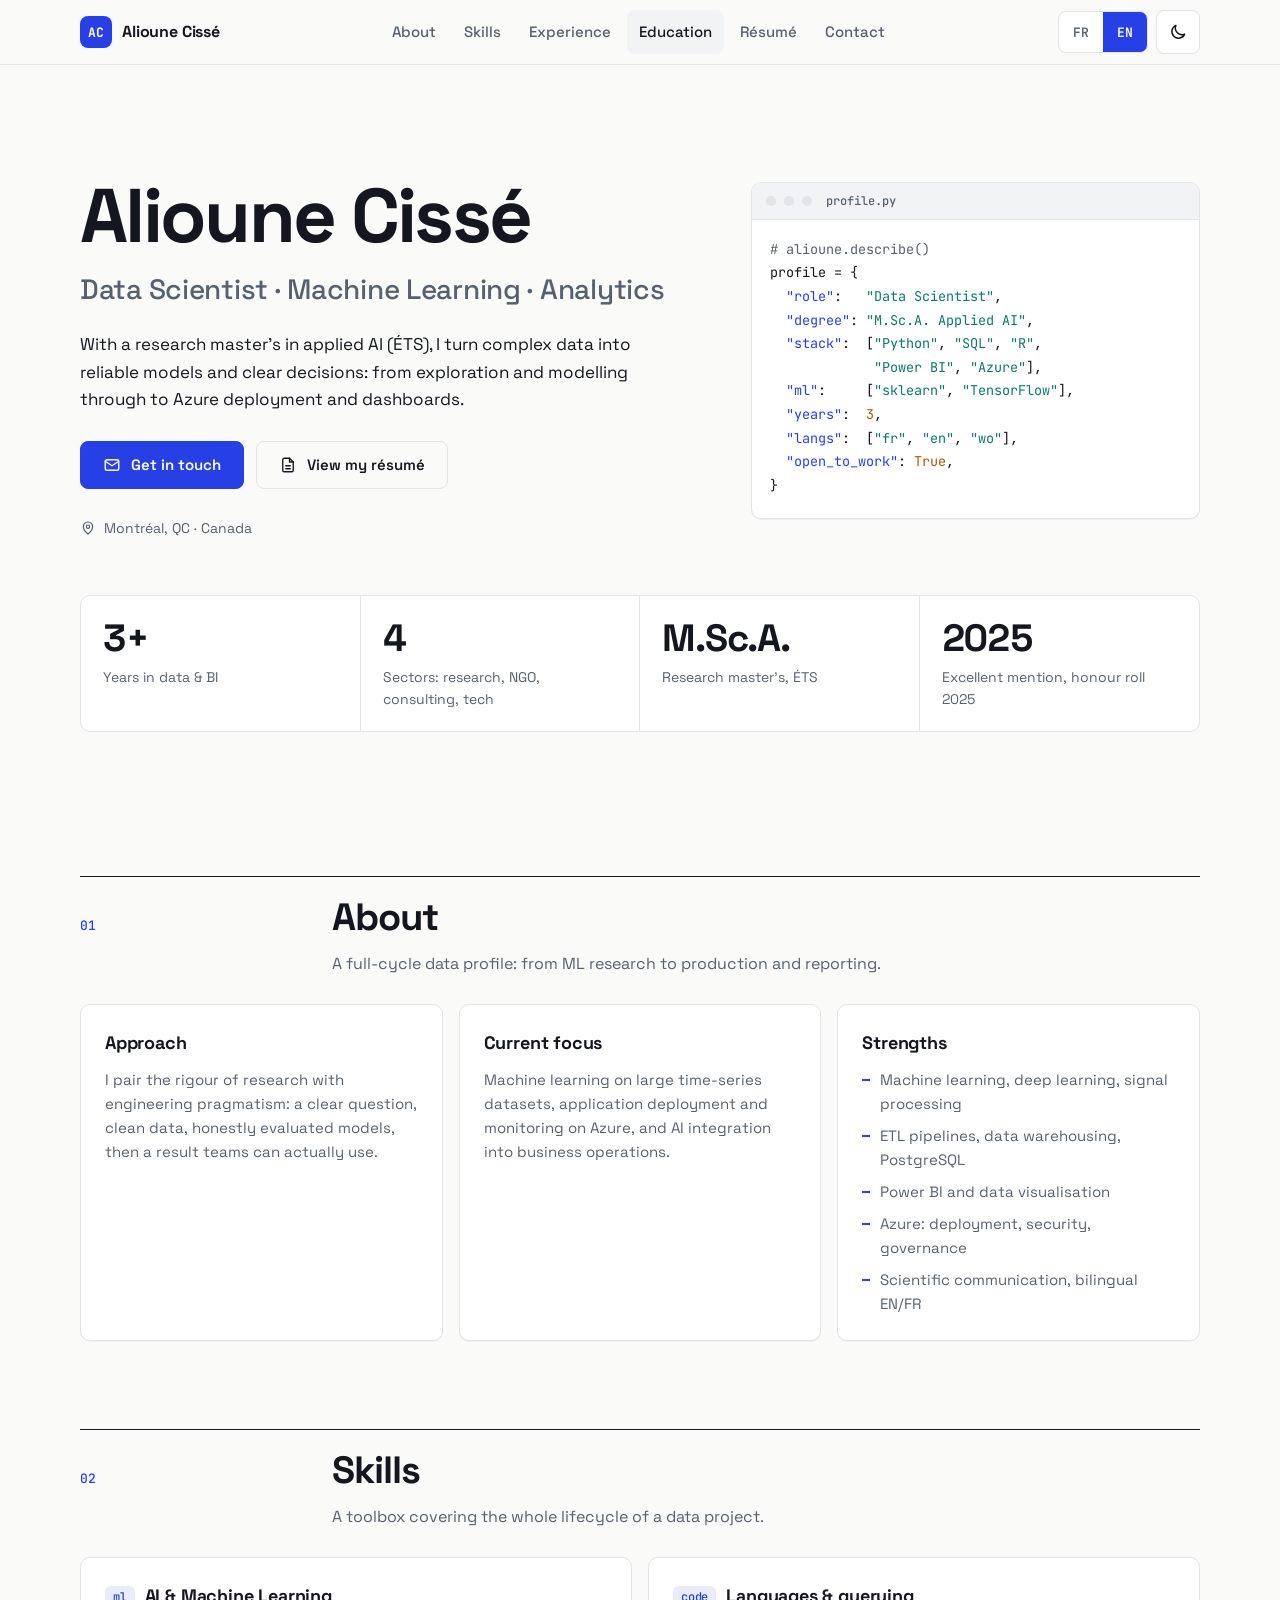
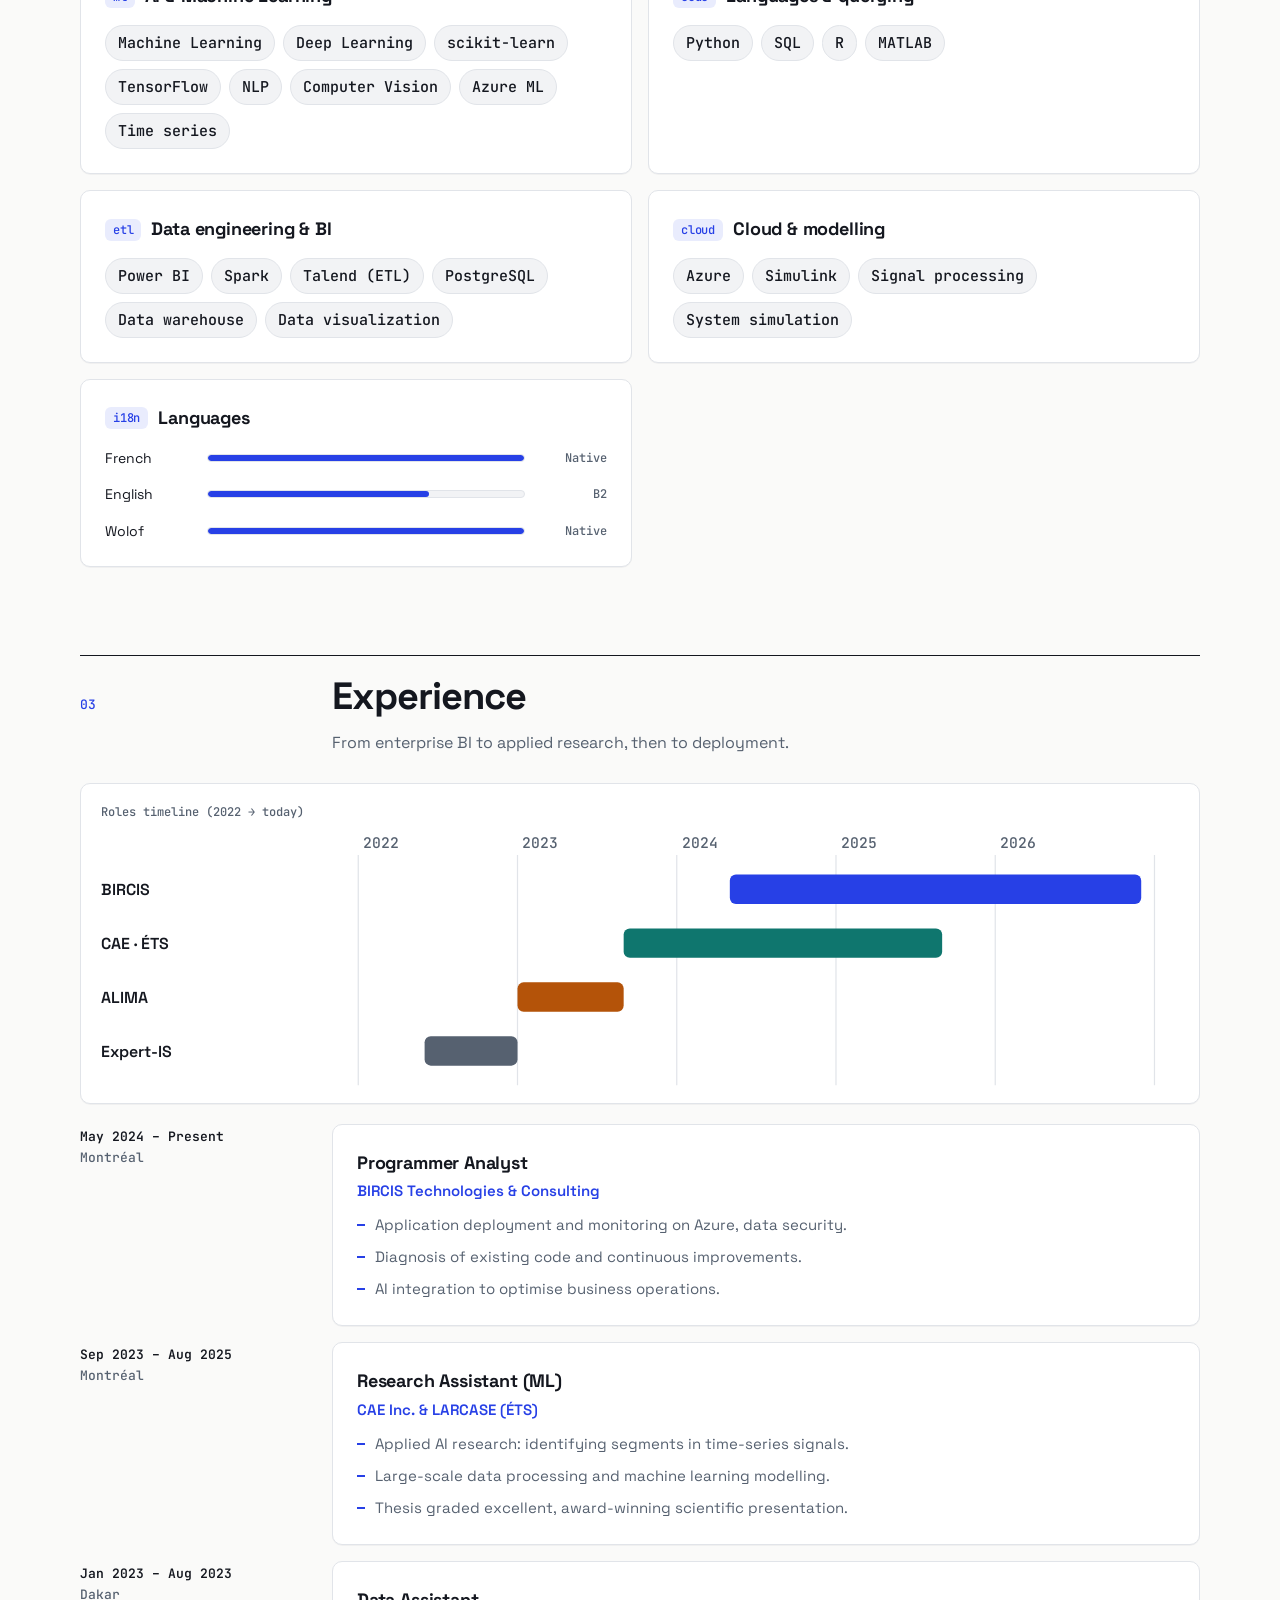
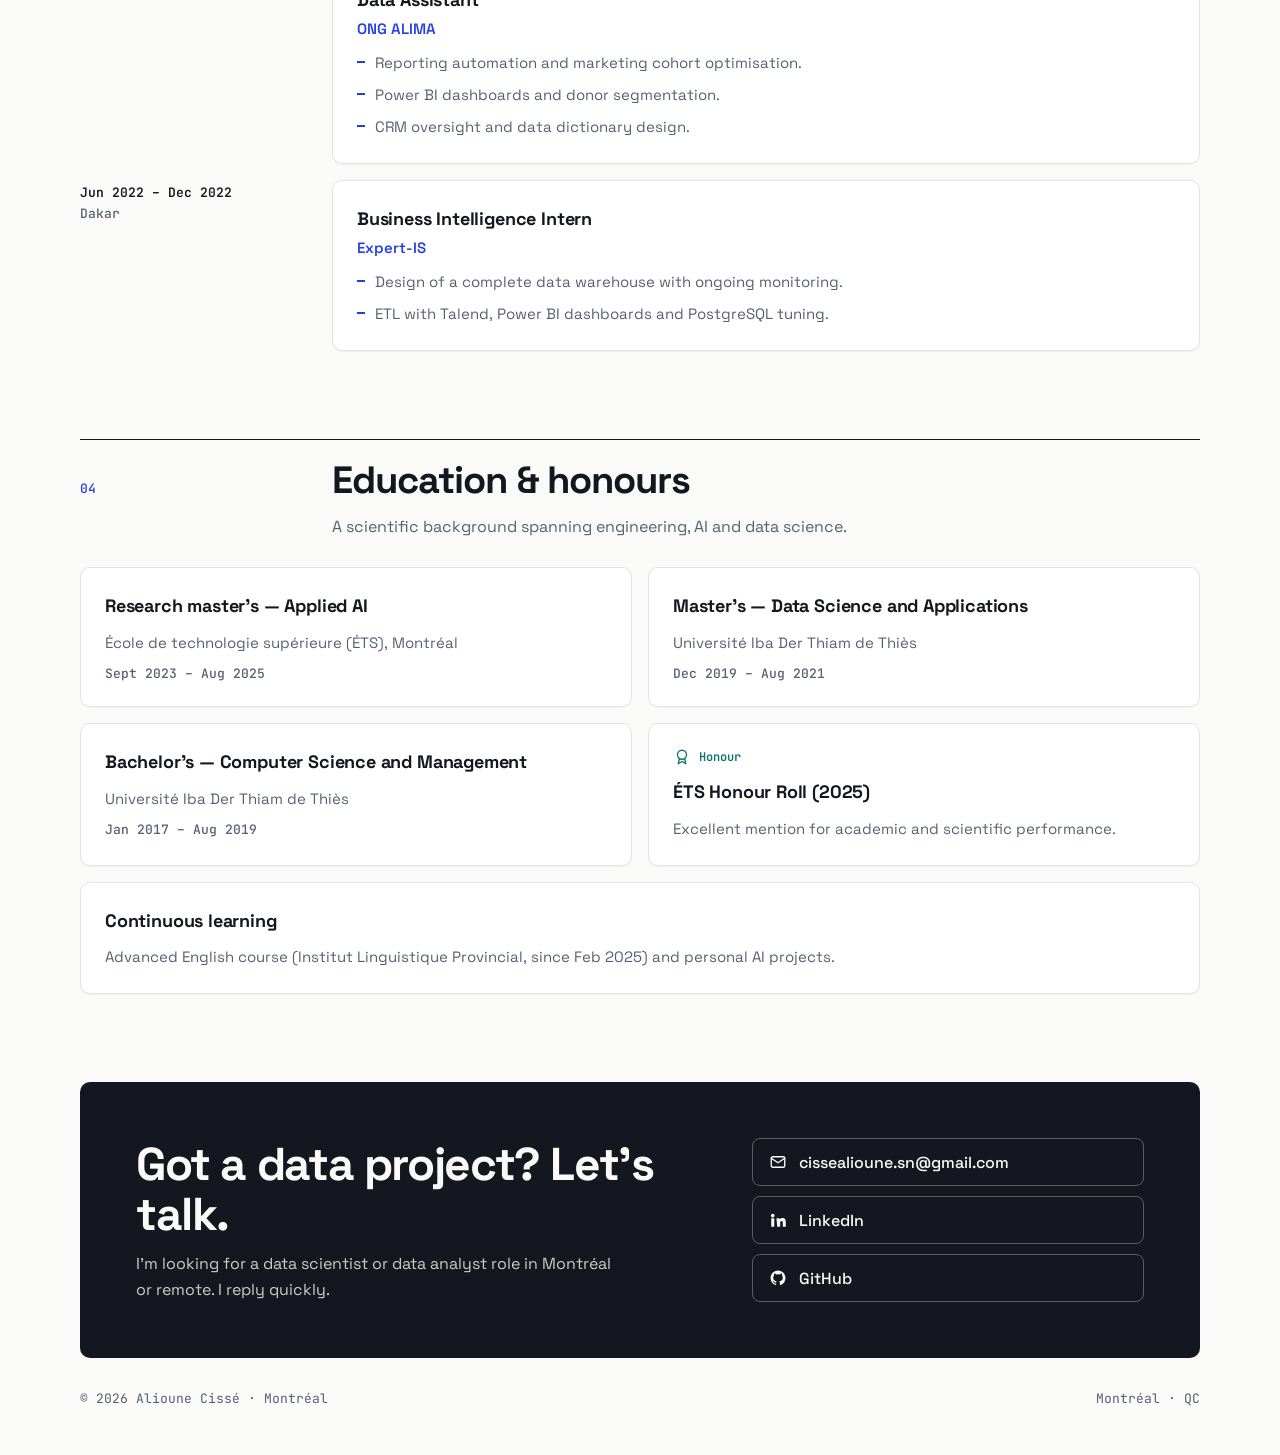
<file: index.html>
<!doctype html>
<html lang="fr">
<head>
  <meta charset="utf-8">
  <meta name="viewport" content="width=device-width, initial-scale=1">
  <title>Alioune Cissé — Data Scientist</title>
  <meta name="description" content="Portfolio de Alioune Cissé, data scientist : machine learning, pipelines de données, business intelligence et déploiement Azure. Montréal, Canada.">
  <meta name="theme-color" content="#fafaf9">
  <link rel="icon" type="image/x-icon" href="alioune.ico">
  <link rel="preconnect" href="https://fonts.googleapis.com">
  <link rel="preconnect" href="https://fonts.gstatic.com" crossorigin>
  <link rel="stylesheet" href="https://fonts.googleapis.com/css2?family=JetBrains+Mono:wght@400;500;600&family=Space+Grotesk:wght@400;500;600;700&display=swap">
  <link rel="stylesheet" href="css/style.css">
  <script>
    (function () {
      var t = null;
      try { t = localStorage.getItem("theme"); } catch (e) {}
      if (t !== "dark" && t !== "light") t = window.matchMedia && matchMedia("(prefers-color-scheme: dark)").matches ? "dark" : "light";
      document.documentElement.setAttribute("data-theme", t);
    })();
  </script>
  <!-- Google tag (gtag.js) -->
  <script async src="https://www.googletagmanager.com/gtag/js?id=G-T6NP4Q6FL4"></script>
  <script>
    window.dataLayer = window.dataLayer || [];
    function gtag(){dataLayer.push(arguments);}
    gtag('js', new Date());
    gtag('config', 'G-T6NP4Q6FL4');
  </script>
</head>
<body>
  <a class="skip" href="#main" data-i18n="skip">Aller au contenu</a>

  <header class="nav">
    <div class="wrap nav-in">
      <a class="logo" href="#top" aria-label="Alioune Cissé"><span class="logo-mark" aria-hidden="true">AC</span><span>Alioune Cissé</span></a>
      <nav class="nav-links" id="nav-links" aria-label="Navigation principale">
        <a href="#about" data-i18n="nav.about">Profil</a>
        <a href="#skills" data-i18n="nav.skills">Compétences</a>
        <a href="#experience" data-i18n="nav.exp">Expérience</a>
        <a href="#education" data-i18n="nav.edu">Formation</a>
        <a href="cv.html" data-i18n="nav.cv">CV</a>
        <a href="#contact" data-i18n="nav.contact">Contact</a>
      </nav>
      <div class="nav-tools">
        <div class="seg" role="group" data-i18n-aria="nav.lang" aria-label="Langue">
          <button type="button" data-lang="fr" aria-pressed="true">FR</button>
          <button type="button" data-lang="en" aria-pressed="false">EN</button>
        </div>
        <button class="icon-btn" id="theme-toggle" type="button" data-i18n-aria="nav.theme" aria-label="Changer de thème">
          <svg class="theme-moon" viewBox="0 0 24 24" fill="none" stroke="currentColor" stroke-width="1.8" stroke-linecap="round" stroke-linejoin="round" aria-hidden="true"><path d="M20 14.5A8 8 0 0 1 9.5 4a8 8 0 1 0 10.5 10.5z"/></svg>
          <svg class="theme-sun" viewBox="0 0 24 24" fill="none" stroke="currentColor" stroke-width="1.8" stroke-linecap="round" stroke-linejoin="round" aria-hidden="true"><circle cx="12" cy="12" r="4"/><path d="M12 2v2M12 20v2M4.9 4.9l1.4 1.4M17.7 17.7l1.4 1.4M2 12h2M20 12h2M4.9 19.1l1.4-1.4M17.7 6.3l1.4-1.4"/></svg>
        </button>
        <button class="icon-btn menu-btn" id="menu-btn" type="button" aria-expanded="false" aria-controls="nav-links" data-i18n-aria="nav.menu" aria-label="Ouvrir le menu">
          <svg viewBox="0 0 24 24" fill="none" stroke="currentColor" stroke-width="1.8" stroke-linecap="round" aria-hidden="true"><path d="M4 7h16M4 12h16M4 17h16"/></svg>
        </button>
      </div>
    </div>
  </header>

  <main id="main">
    <div class="hero" id="top">
      <div class="wrap">
        <div class="hero-grid">
          <div>
            <!--p class="eyebrow"><span><span class="dot" aria-hidden="true"></span>&nbsp;<span data-i18n="hero.eyebrow">Disponible immédiatement</span></span></p-->
            <h1>Alioune Cissé</h1>
            <p class="role" data-i18n="hero.role">Data Scientist · Machine Learning · Analytics</p>
            <p class="lead" data-i18n="hero.lead"></p>
            <div class="cta-row">
              <a class="btn" href="mailto:cissealioune.sn@gmail.com">
                <svg viewBox="0 0 24 24" fill="none" stroke="currentColor" stroke-width="1.8" stroke-linecap="round" stroke-linejoin="round" aria-hidden="true"><rect x="3" y="5" width="18" height="14" rx="2"/><path d="m3 7 9 6 9-6"/></svg>
                <span data-i18n="hero.cta.contact">Me contacter</span>
              </a>
              <a class="btn ghost" href="cv.html">
                <svg viewBox="0 0 24 24" fill="none" stroke="currentColor" stroke-width="1.8" stroke-linecap="round" stroke-linejoin="round" aria-hidden="true"><path d="M14 3H7a2 2 0 0 0-2 2v14a2 2 0 0 0 2 2h10a2 2 0 0 0 2-2V8z"/><path d="M14 3v5h5M9 13h6M9 17h6"/></svg>
                <span data-i18n="hero.cta.cv">Voir mon CV</span>
              </a>
            </div>
            <div class="facts">
              <span><svg viewBox="0 0 24 24" fill="none" stroke="currentColor" stroke-width="1.8" stroke-linecap="round" stroke-linejoin="round" aria-hidden="true"><path d="M12 21s7-6.2 7-11a7 7 0 0 0-14 0c0 4.8 7 11 7 11z"/><circle cx="12" cy="10" r="2.5"/></svg><span data-i18n="hero.loc">Montréal, QC · Canada</span></span>
            </div>
          </div>

          <div class="notebook" aria-hidden="true">
            <div class="nb-bar"><i></i><i></i><i></i><span data-i18n="nb.file">profil.py</span></div>
<pre class="code"><span class="c"># alioune.describe()</span>
profile = {
  <span class="k">"role"</span>:   <span class="s">"Data Scientist"</span>,
  <span class="k">"degree"</span>: <span class="s">"M.Sc.A. Applied AI"</span>,
  <span class="k">"stack"</span>:  [<span class="s">"Python"</span>, <span class="s">"SQL"</span>, <span class="s">"R"</span>,
             <span class="s">"Power BI"</span>, <span class="s">"Azure"</span>],
  <span class="k">"ml"</span>:     [<span class="s">"sklearn"</span>, <span class="s">"TensorFlow"</span>],
  <span class="k">"years"</span>:  <span class="n">3</span>,
  <span class="k">"langs"</span>:  [<span class="s">"fr"</span>, <span class="s">"en"</span>, <span class="s">"wo"</span>],
  <span class="k">"open_to_work"</span>: <span class="n">True</span>,
}</pre>
          </div>
        </div>

        <div class="kpis reveal">
          <div class="kpi"><b data-i18n="kpi.1v">3+</b><span data-i18n="kpi.1">Années en data &amp; BI</span></div>
          <div class="kpi"><b data-i18n="kpi.2v">4</b><span data-i18n="kpi.2">Secteurs</span></div>
          <div class="kpi"><b data-i18n="kpi.3v">M.Sc.A.</b><span data-i18n="kpi.3">Maîtrise recherche</span></div>
          <div class="kpi"><b data-i18n="kpi.4v">2025</b><span data-i18n="kpi.4">Tableau d'honneur</span></div>
        </div>
      </div>
    </div>

    <section id="about">
      <div class="wrap">
        <div class="sec-head"><span class="idx">01</span><h2 data-i18n="about.title">Profil</h2><p data-i18n="about.sub"></p></div>
        <div class="grid-3">
          <article class="card reveal"><h3 data-i18n="about.1.t">Approche</h3><p data-i18n="about.1.p"></p></article>
          <article class="card reveal"><h3 data-i18n="about.2.t">Focus actuel</h3><p data-i18n="about.2.p"></p></article>
          <article class="card reveal"><h3 data-i18n="about.3.t">Points forts</h3><ul data-i18n-list="about.3.l"></ul></article>
        </div>
      </div>
    </section>

    <section id="skills">
      <div class="wrap">
        <div class="sec-head"><span class="idx">02</span><h2 data-i18n="sk.title">Compétences</h2><p data-i18n="sk.sub"></p></div>
        <div class="skill-grid">
          <article class="card skill-card reveal"><h3><span class="tag-k" aria-hidden="true">ml</span><span data-i18n="sk.ml">IA &amp; ML</span></h3><ul class="chips" data-chips="ml"></ul></article>
          <article class="card skill-card reveal"><h3><span class="tag-k" aria-hidden="true">code</span><span data-i18n="sk.lang">Langages</span></h3><ul class="chips" data-chips="lang"></ul></article>
          <article class="card skill-card reveal"><h3><span class="tag-k" aria-hidden="true">etl</span><span data-i18n="sk.eng">Data engineering</span></h3><ul class="chips" data-chips="eng"></ul></article>
          <article class="card skill-card reveal"><h3><span class="tag-k" aria-hidden="true">cloud</span><span data-i18n="sk.cloud">Cloud</span></h3><ul class="chips" data-chips="cloud"></ul></article>
          <article class="card skill-card reveal">
            <h3><span class="tag-k" aria-hidden="true">i18n</span><span data-i18n="sk.spoken">Langues</span></h3>
            <div class="langs">
              <div class="lang"><span data-i18n="lang.fr">Français</span><span class="bar" aria-hidden="true"><i style="width:100%"></i></span><em data-i18n="lang.native">Natif</em></div>
              <div class="lang"><span data-i18n="lang.en">Anglais</span><span class="bar" aria-hidden="true"><i style="width:70%"></i></span><em data-i18n="lang.b2">B2</em></div>
              <div class="lang"><span data-i18n="lang.wo">Wolof</span><span class="bar" aria-hidden="true"><i style="width:100%"></i></span><em data-i18n="lang.native">Natif</em></div>
            </div>
          </article>
        </div>
      </div>
    </section>

    <section id="experience">
      <div class="wrap">
        <div class="sec-head"><span class="idx">03</span><h2 data-i18n="exp.title">Expérience</h2><p data-i18n="exp.sub"></p></div>
        <div class="card chart-card reveal">
          <p class="cap" data-i18n="exp.chart">Chronologie des postes</p>
          <div id="gantt"></div>
        </div>
        <div class="timeline" id="timeline"></div>
      </div>
    </section>

    <section id="education">
      <div class="wrap">
        <div class="sec-head"><span class="idx">04</span><h2 data-i18n="edu.title">Formation</h2><p data-i18n="edu.sub"></p></div>
        <div class="edu">
          <article class="card reveal"><h3 data-i18n="edu.1.t"></h3><p data-i18n="edu.1.o"></p><p class="when" data-i18n="edu.1.w"></p></article>
          <article class="card reveal"><h3 data-i18n="edu.2.t"></h3><p data-i18n="edu.2.o"></p><p class="when" data-i18n="edu.2.w"></p></article>
          <article class="card reveal"><h3 data-i18n="edu.3.t"></h3><p data-i18n="edu.3.o"></p><p class="when" data-i18n="edu.3.w"></p></article>
          <article class="card reveal">
            <span class="badge"><svg viewBox="0 0 24 24" fill="none" stroke="currentColor" stroke-width="1.8" stroke-linecap="round" stroke-linejoin="round" aria-hidden="true"><circle cx="12" cy="9" r="6"/><path d="m8.5 14-1.5 7 5-3 5 3-1.5-7"/></svg><span data-i18n="edu.award">Distinction</span></span>
            <h3 data-i18n="edu.4.t"></h3><p data-i18n="edu.4.p"></p>
          </article>
          <article class="card reveal" style="grid-column: 1 / -1"><h3 data-i18n="edu.5.t"></h3><p data-i18n="edu.5.p"></p></article>
        </div>
      </div>
    </section>

    <section id="contact">
      <div class="wrap">
        <div class="contact reveal">
          <div><h2 data-i18n="contact.title">Un projet data ?</h2><p data-i18n="contact.p"></p></div>
          <div class="links">
            <a href="mailto:cissealioune.sn@gmail.com"><svg viewBox="0 0 24 24" fill="none" stroke="currentColor" stroke-width="1.8" stroke-linecap="round" stroke-linejoin="round" aria-hidden="true"><rect x="3" y="5" width="18" height="14" rx="2"/><path d="m3 7 9 6 9-6"/></svg>cissealioune.sn@gmail.com</a>
            <a href="https://www.linkedin.com/in/alioune-cisse-ai" target="_blank" rel="noreferrer"><svg viewBox="0 0 24 24" fill="currentColor" aria-hidden="true"><path d="M4.98 3.5a2.5 2.5 0 1 1 0 5 2.5 2.5 0 0 1 0-5zM3 9.75h4V21H3zM10 9.75h3.8v1.6h.06c.53-1 1.83-2.05 3.77-2.05 4.03 0 4.77 2.65 4.77 6.1V21h-4v-4.9c0-1.17-.02-2.67-1.63-2.67-1.63 0-1.88 1.27-1.88 2.58V21h-4z"/></svg>LinkedIn</a>
            <a href="https://github.com/cisse-alioune" target="_blank" rel="noreferrer"><svg viewBox="0 0 24 24" fill="currentColor" aria-hidden="true"><path d="M12 2a10 10 0 0 0-3.16 19.49c.5.09.68-.22.68-.48v-1.7c-2.78.6-3.37-1.34-3.37-1.34-.45-1.16-1.11-1.47-1.11-1.47-.91-.62.07-.6.07-.6 1 .07 1.53 1.03 1.53 1.03.9 1.52 2.35 1.08 2.92.83.09-.65.35-1.08.63-1.33-2.22-.25-4.55-1.11-4.55-4.94 0-1.09.39-1.98 1.03-2.68-.1-.25-.45-1.27.1-2.64 0 0 .84-.27 2.75 1.02a9.5 9.5 0 0 1 5 0c1.9-1.29 2.74-1.02 2.74-1.02.55 1.37.2 2.39.1 2.64.64.7 1.03 1.59 1.03 2.68 0 3.84-2.34 4.68-4.57 4.93.36.31.68.92.68 1.85v2.74c0 .27.18.58.69.48A10 10 0 0 0 12 2z"/></svg>GitHub</a>
          </div>
        </div>
      </div>
    </section>
  </main>

  <footer class="wrap footer"><span data-i18n="footer">© Alioune Cissé</span><span class="mono">Montréal · QC</span></footer>
  <script src="js/site.js"></script>
</body>
</html>
</file>
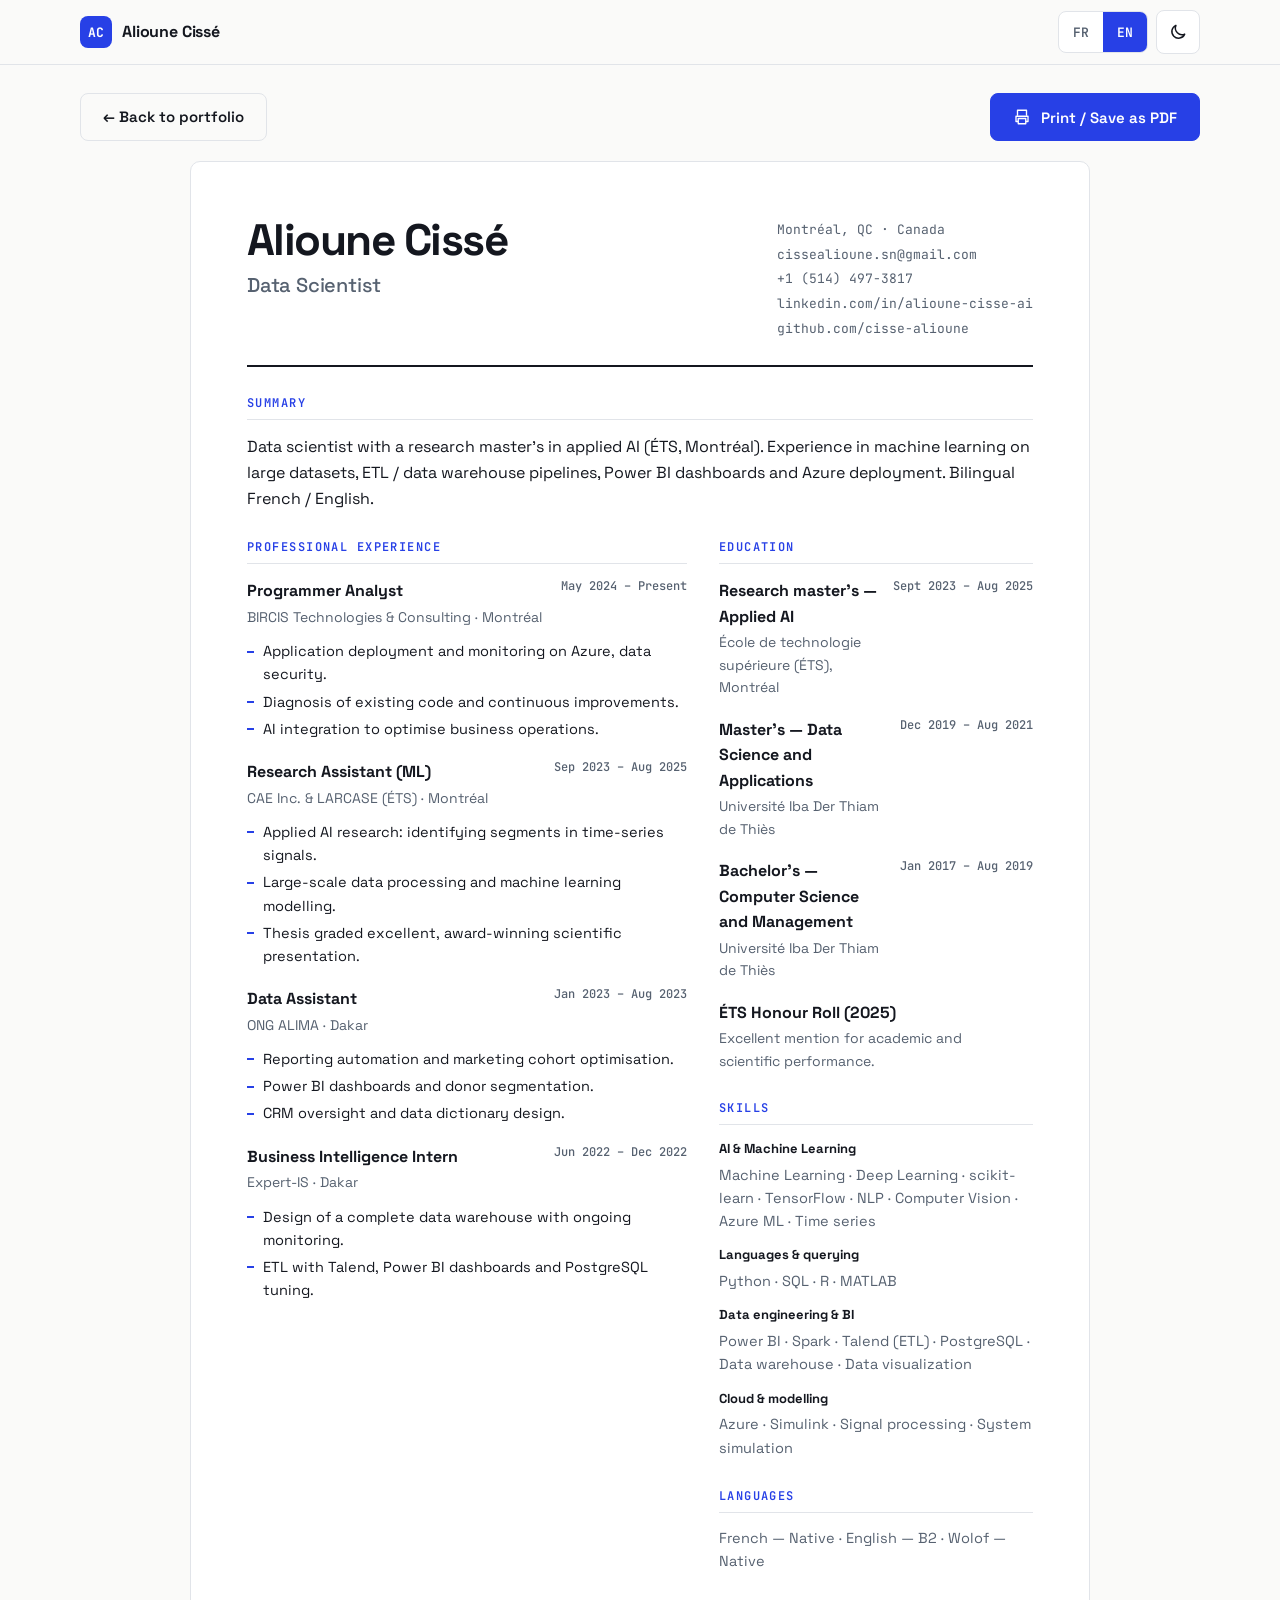
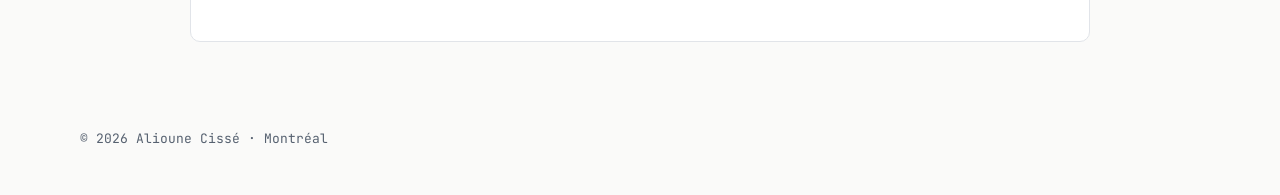
<file: cv.html>
<!doctype html>
<html lang="fr">
<head>
  <meta charset="utf-8">
  <meta name="viewport" content="width=device-width, initial-scale=1">
  <title>CV — Alioune Cissé, Data Scientist</title>
  <meta name="description" content="CV de Alioune Cissé, data scientist : expérience, formation et compétences.">
  <meta name="theme-color" content="#fafaf9">
  <link rel="icon" type="image/x-icon" href="alioune.ico">
  <link rel="preconnect" href="https://fonts.googleapis.com">
  <link rel="preconnect" href="https://fonts.gstatic.com" crossorigin>
  <link rel="stylesheet" href="https://fonts.googleapis.com/css2?family=JetBrains+Mono:wght@400;500;600&family=Space+Grotesk:wght@400;500;600;700&display=swap">
  <link rel="stylesheet" href="css/style.css">
  <script>
    (function () {
      var t = null;
      try { t = localStorage.getItem("theme"); } catch (e) {}
      if (t !== "dark" && t !== "light") t = window.matchMedia && matchMedia("(prefers-color-scheme: dark)").matches ? "dark" : "light";
      document.documentElement.setAttribute("data-theme", t);
    })();
  </script>
  <script async src="https://www.googletagmanager.com/gtag/js?id=G-T6NP4Q6FL4"></script>
  <script>
    window.dataLayer = window.dataLayer || [];
    function gtag(){dataLayer.push(arguments);}
    gtag('js', new Date());
    gtag('config', 'G-T6NP4Q6FL4');
  </script>
</head>
<body data-cv>
  <a class="skip" href="#main" data-i18n="skip">Aller au contenu</a>

  <header class="nav">
    <div class="wrap nav-in">
      <a class="logo" href="index.html" aria-label="Alioune Cissé"><span class="logo-mark" aria-hidden="true">AC</span><span>Alioune Cissé</span></a>
      <div class="nav-tools" style="margin-left:auto">
        <div class="seg" role="group" data-i18n-aria="nav.lang" aria-label="Langue">
          <button type="button" data-lang="fr" aria-pressed="true">FR</button>
          <button type="button" data-lang="en" aria-pressed="false">EN</button>
        </div>
        <button class="icon-btn" id="theme-toggle" type="button" data-i18n-aria="nav.theme" aria-label="Changer de thème">
          <svg class="theme-moon" viewBox="0 0 24 24" fill="none" stroke="currentColor" stroke-width="1.8" stroke-linecap="round" stroke-linejoin="round" aria-hidden="true"><path d="M20 14.5A8 8 0 0 1 9.5 4a8 8 0 1 0 10.5 10.5z"/></svg>
          <svg class="theme-sun" viewBox="0 0 24 24" fill="none" stroke="currentColor" stroke-width="1.8" stroke-linecap="round" stroke-linejoin="round" aria-hidden="true"><circle cx="12" cy="12" r="4"/><path d="M12 2v2M12 20v2M4.9 4.9l1.4 1.4M17.7 17.7l1.4 1.4M2 12h2M20 12h2M4.9 19.1l1.4-1.4M17.7 6.3l1.4-1.4"/></svg>
        </button>
      </div>
    </div>
  </header>

  <main id="main" class="wrap">
    <div class="cv-tools">
      <a class="btn ghost" href="index.html" data-i18n="cv.back">← Retour au portfolio</a>
      <button class="btn" id="print-btn" type="button">
        <svg viewBox="0 0 24 24" fill="none" stroke="currentColor" stroke-width="1.8" stroke-linecap="round" stroke-linejoin="round" aria-hidden="true"><path d="M6 9V3h12v6M6 18H4v-7h16v7h-2M7 14h10v7H7z"/></svg>
        <span data-i18n="cv.print">Imprimer / Enregistrer en PDF</span>
      </button>
    </div>

    <article class="cv-sheet">
      <header class="cv-head">
        <div>
          <h1>Alioune Cissé</h1>
          <p class="role" data-i18n="cv.tagline">Data Scientist</p>
        </div>
        <div class="cv-contact">
          <div>Montréal, QC · Canada</div>
          <div><a href="mailto:cissealioune.sn@gmail.com">cissealioune.sn@gmail.com</a></div>
          <div>+1 (514) 497-3817</div>
          <div><a href="https://www.linkedin.com/in/alioune-cisse-ai" target="_blank" rel="noreferrer">linkedin.com/in/alioune-cisse-ai</a></div>
          <div><a href="https://github.com/cisse-alioune" target="_blank" rel="noreferrer">github.com/cisse-alioune</a></div>
        </div>
      </header>

      <section class="cv-sec" style="padding:0">
        <h2 data-i18n="cv.summary">Résumé</h2>
        <p data-i18n="cv.summary.p"></p>
      </section>

      <div class="cv-cols">
        <div>
          <section class="cv-sec" style="padding:0;margin-top:28px">
            <h2 data-i18n="cv.exp">Expérience professionnelle</h2>
            <div id="cv-jobs"></div>
          </section>
        </div>
        <div>
          <section class="cv-sec" style="padding:0;margin-top:28px">
            <h2 data-i18n="cv.edu">Formation</h2>
            <div id="cv-edu"></div>
          </section>
          <section class="cv-sec" style="padding:0">
            <h2 data-i18n="cv.skills">Compétences</h2>
            <div id="cv-skills"></div>
          </section>
          <section class="cv-sec" style="padding:0">
            <h2 data-i18n="cv.langs">Langues</h2>
            <div class="cv-skill"><span><span data-i18n="lang.fr">Français</span> — <span data-i18n="lang.native">Natif</span> · <span data-i18n="lang.en">Anglais</span> — B2 · <span data-i18n="lang.wo">Wolof</span> — <span data-i18n="lang.native">Natif</span></span></div>
          </section>
        </div>
      </div>
    </article>
  </main>

  <footer class="wrap footer"><span data-i18n="footer">© Alioune Cissé</span></footer>
  <script src="js/site.js"></script>
</body>
</html>
</file>
<file: css/style.css>
/* Design tokens — flat, solid colours only (no gradients). Swiss / minimal. */
:root {
  --bg: #fafaf9;
  --surface: #ffffff;
  --surface-2: #f2f3f5;
  --text: #14171f;
  --muted: #566170;
  --border: #e1e4e9;
  --accent: #2740e6;
  --accent-ink: #ffffff;
  --accent-soft: #e9ecfd;
  --teal: #0f766e;
  --amber: #b45309;
  --code-key: #2740e6;
  --code-str: #0f766e;
  --code-num: #b45309;
  --shadow: 0 1px 0 rgba(20, 23, 31, .04);
  --font: "Space Grotesk", system-ui, -apple-system, "Segoe UI", sans-serif;
  --mono: "JetBrains Mono", ui-monospace, SFMono-Regular, Menlo, Consolas, monospace;
  --radius: 10px;
  --gutter: 20px;
  --maxw: 1120px;
  color-scheme: light;
}
:root[data-theme="dark"] {
  --bg: #0e1116;
  --surface: #151a21;
  --surface-2: #1b212a;
  --text: #e8ecf2;
  --muted: #9aa6b5;
  --border: #272e38;
  --accent: #8197ff;
  --accent-ink: #0e1116;
  --accent-soft: #1c2342;
  --teal: #4fd1c0;
  --amber: #f0b36a;
  --code-key: #8197ff;
  --code-str: #4fd1c0;
  --code-num: #f0b36a;
  --shadow: none;
  color-scheme: dark;
}

*, *::before, *::after { box-sizing: border-box; }
html { scroll-behavior: smooth; scroll-padding-top: 76px; -webkit-text-size-adjust: 100%; }
body {
  margin: 0; background: var(--bg); color: var(--text);
  font: 400 16px/1.6 var(--font); -webkit-font-smoothing: antialiased;
  transition: background-color .2s ease, color .2s ease;
}
img, svg { max-width: 100%; display: block; }
a { color: inherit; }
h1, h2, h3, p, ul { margin: 0; }
ul { padding: 0; list-style: none; }
:focus-visible { outline: 3px solid var(--accent); outline-offset: 3px; border-radius: 4px; }
.sr-only { position: absolute; width: 1px; height: 1px; overflow: hidden; clip: rect(0 0 0 0); white-space: nowrap; }
.skip { position: absolute; left: 12px; top: -60px; background: var(--accent); color: var(--accent-ink); padding: 10px 16px; border-radius: 8px; z-index: 200; }
.skip:focus { top: 12px; }
.wrap { width: min(100% - 2 * var(--gutter), var(--maxw)); margin-inline: auto; }
.mono { font-family: var(--mono); }

/* ---------- Nav ---------- */
.nav { position: sticky; top: 0; z-index: 100; background: var(--bg); border-bottom: 1px solid var(--border); }
.nav-in { display: flex; align-items: center; gap: 16px; min-height: 64px; }
.logo { font-weight: 700; text-decoration: none; letter-spacing: -.01em; display: inline-flex; align-items: center; gap: 10px; min-height: 44px; }
.logo-mark { display: grid; place-items: center; width: 32px; height: 32px; border-radius: 8px; background: var(--accent); color: var(--accent-ink); font: 700 13px var(--mono); }
.nav-links { display: flex; gap: 4px; margin-inline: auto; }
.nav-links a { text-decoration: none; color: var(--muted); font-size: 15px; font-weight: 500; padding: 10px 12px; border-radius: 8px; min-height: 44px; display: inline-flex; align-items: center; transition: color .15s, background-color .15s; }
.nav-links a:hover, .nav-links a[aria-current="true"] { color: var(--text); background: var(--surface-2); }
.nav-tools { display: flex; gap: 8px; align-items: center; }
.seg { display: inline-flex; border: 1px solid var(--border); border-radius: 8px; overflow: hidden; background: var(--surface); }
.seg button { font: 600 13px var(--mono); border: 0; background: transparent; color: var(--muted); min-width: 44px; min-height: 40px; cursor: pointer; transition: background-color .15s, color .15s; }
.seg button[aria-pressed="true"] { background: var(--accent); color: var(--accent-ink); }
.icon-btn { width: 44px; height: 44px; display: grid; place-items: center; border: 1px solid var(--border); background: var(--surface); color: var(--text); border-radius: 8px; cursor: pointer; transition: background-color .15s; }
.icon-btn:hover { background: var(--surface-2); }
.icon-btn svg { width: 20px; height: 20px; }
.theme-sun { display: none; }
:root[data-theme="dark"] .theme-sun { display: block; }
:root[data-theme="dark"] .theme-moon { display: none; }
.menu-btn { display: none; }

/* ---------- Buttons ---------- */
.btn { display: inline-flex; align-items: center; gap: 10px; min-height: 48px; padding: 0 22px; border-radius: 8px; font-weight: 600; font-size: 15px; text-decoration: none; border: 1px solid var(--accent); background: var(--accent); color: var(--accent-ink); cursor: pointer; transition: transform .15s ease, background-color .15s, color .15s; font-family: inherit; }
.btn:hover { transform: translateY(-1px); }
.btn:active { transform: none; }
.btn.ghost { background: transparent; color: var(--text); border-color: var(--border); }
.btn.ghost:hover { background: var(--surface-2); }
.btn svg { width: 18px; height: 18px; }

/* ---------- Hero ---------- */
.hero { padding: clamp(48px, 8vw, 96px) 0 clamp(32px, 5vw, 56px); }
.hero-grid { display: grid; grid-template-columns: 1.15fr .85fr; gap: clamp(28px, 5vw, 64px); align-items: center; }
.eyebrow { font: 500 13px var(--mono); color: var(--accent); letter-spacing: .02em; display: flex; flex-wrap: wrap; gap: 8px 16px; align-items: center; }
.dot { width: 8px; height: 8px; border-radius: 50%; background: var(--teal); display: inline-block; }
h1 { font-size: clamp(40px, 7vw, 76px); line-height: 1.02; letter-spacing: -.035em; font-weight: 700; margin-top: 16px; }
.role { font-size: clamp(20px, 2.6vw, 28px); color: var(--muted); font-weight: 500; margin-top: 12px; letter-spacing: -.01em; }
.lead { margin-top: 20px; max-width: 58ch; color: var(--text); font-size: 17px; }
.cta-row { display: flex; flex-wrap: wrap; gap: 12px; margin-top: 28px; }
.facts { display: flex; flex-wrap: wrap; gap: 8px 20px; margin-top: 28px; color: var(--muted); font-size: 14px; }
.facts span { display: inline-flex; align-items: center; gap: 8px; }
.facts svg { width: 16px; height: 16px; }

.notebook { background: var(--surface); border: 1px solid var(--border); border-radius: var(--radius); box-shadow: var(--shadow); overflow: hidden; }
.nb-bar { display: flex; align-items: center; gap: 8px; padding: 10px 14px; border-bottom: 1px solid var(--border); background: var(--surface-2); font: 500 12px var(--mono); color: var(--muted); }
.nb-bar i { width: 10px; height: 10px; border-radius: 50%; background: var(--border); display: block; }
.nb-bar span { margin-left: 6px; }
pre.code { margin: 0; padding: 18px 18px 20px; font: 400 13.5px/1.75 var(--mono); overflow-x: auto; color: var(--text); }
.k { color: var(--code-key); } .s { color: var(--code-str); } .n { color: var(--code-num); } .c { color: var(--muted); }

.kpis { display: grid; grid-template-columns: repeat(4, 1fr); gap: 0; margin-top: clamp(32px, 5vw, 56px); border: 1px solid var(--border); border-radius: var(--radius); background: var(--surface); overflow: hidden; }
.kpi { padding: 22px 22px 20px; border-right: 1px solid var(--border); }
.kpi:last-child { border-right: 0; }
.kpi b { display: block; font: 700 clamp(26px, 3.4vw, 38px)/1.1 var(--font); letter-spacing: -.03em; font-variant-numeric: tabular-nums; }
.kpi span { display: block; margin-top: 6px; color: var(--muted); font-size: 14px; }

/* ---------- Sections ---------- */
section { padding: clamp(48px, 7vw, 88px) 0 0; }
.sec-head { display: grid; grid-template-columns: 220px 1fr; gap: 12px 32px; align-items: baseline; margin-bottom: 28px; padding-top: 20px; border-top: 1px solid var(--text); }
.sec-head .idx { font: 500 13px var(--mono); color: var(--accent); }
.sec-head h2 { font-size: clamp(26px, 3.4vw, 38px); letter-spacing: -.025em; line-height: 1.1; }
.sec-head p { color: var(--muted); max-width: 60ch; grid-column: 2; }
.grid-3 { display: grid; grid-template-columns: repeat(3, 1fr); gap: 16px; }
.card { background: var(--surface); border: 1px solid var(--border); border-radius: var(--radius); padding: 24px; box-shadow: var(--shadow); }
.card h3 { font-size: 18px; letter-spacing: -.01em; margin-bottom: 10px; }
.card p, .card li { color: var(--muted); font-size: 15px; }
.card li { padding-left: 18px; position: relative; margin-top: 8px; }
.card li::before { content: ""; position: absolute; left: 0; top: .7em; width: 8px; height: 2px; background: var(--accent); }

/* Skills */
.skill-grid { display: grid; grid-template-columns: repeat(2, 1fr); gap: 16px; }
.skill-card h3 { display: flex; align-items: center; gap: 10px; }
.skill-card h3 .tag-k { font: 500 12px var(--mono); color: var(--accent); background: var(--accent-soft); padding: 3px 8px; border-radius: 6px; }
.chips { display: flex; flex-wrap: wrap; gap: 8px; margin-top: 14px; }
.card li.chip { padding: 7px 12px; margin: 0; color: var(--text); }
.card li.chip::before { display: none; }
.chip { font: 500 13px var(--mono); padding: 7px 12px; border-radius: 999px; border: 1px solid var(--border); background: var(--surface-2); color: var(--text); }
.langs { display: grid; gap: 14px; margin-top: 14px; }
.lang { display: grid; grid-template-columns: 90px 1fr 70px; gap: 12px; align-items: center; font-size: 14px; }
.lang .bar { height: 8px; background: var(--surface-2); border: 1px solid var(--border); border-radius: 99px; overflow: hidden; }
.lang .bar i { display: block; height: 100%; background: var(--accent); border-radius: 99px; }
.lang em { font: 500 12px var(--mono); color: var(--muted); font-style: normal; text-align: right; }

/* Experience */
.chart-card { padding: 20px 20px 12px; margin-bottom: 20px; overflow-x: auto; }
.chart-card .cap { font: 500 12px var(--mono); color: var(--muted); margin-bottom: 8px; }
.gantt { min-width: 640px; width: 100%; height: auto; }
.gantt text { font: 500 12px var(--mono); fill: var(--muted); }
.gantt .lbl { fill: var(--text); font-family: var(--font); font-weight: 600; font-size: 13px; }
.gantt line { stroke: var(--border); }
.gantt .bar-1 { fill: var(--accent); } .gantt .bar-2 { fill: var(--teal); } .gantt .bar-3 { fill: var(--amber); } .gantt .bar-4 { fill: var(--muted); }
.timeline { display: grid; gap: 16px; }
.job { display: grid; grid-template-columns: 220px 1fr; gap: 12px 32px; }
.job-meta { font: 500 13px var(--mono); color: var(--muted); padding-top: 4px; }
.job-meta b { display: block; color: var(--text); font-weight: 600; margin-bottom: 4px; }
.job .card h3 { margin-bottom: 2px; }
.job .org { color: var(--accent); font-weight: 600; font-size: 15px; margin-bottom: 10px; }

/* Education */
.edu { display: grid; grid-template-columns: repeat(2, 1fr); gap: 16px; }
.edu .card .when { font: 500 13px var(--mono); color: var(--muted); margin-top: 10px; }
.edu .badge { display: inline-flex; align-items: center; gap: 8px; font: 600 12px var(--mono); color: var(--teal); margin-bottom: 12px; }
.edu .badge svg { width: 18px; height: 18px; }

/* Contact */
.contact { background: var(--text); color: var(--bg); border-radius: var(--radius); padding: clamp(28px, 5vw, 56px); display: grid; grid-template-columns: 1.2fr .8fr; gap: 28px; align-items: end; }
.contact h2 { font-size: clamp(28px, 4vw, 46px); letter-spacing: -.03em; line-height: 1.08; }
.contact p { opacity: .8; margin-top: 12px; max-width: 48ch; }
.contact .links { display: grid; gap: 10px; }
.contact .links a { display: flex; align-items: center; gap: 12px; min-height: 48px; padding: 0 16px; border-radius: 8px; border: 1px solid color-mix(in srgb, var(--bg) 30%, transparent); text-decoration: none; font-weight: 500; transition: background-color .15s; }
.contact .links a:hover { background: color-mix(in srgb, var(--bg) 14%, transparent); }
.contact .links svg { width: 18px; height: 18px; flex: none; }
.footer { padding: 32px 0 48px; color: var(--muted); font: 400 13px var(--mono); display: flex; flex-wrap: wrap; justify-content: space-between; gap: 8px; }

/* Motion (subtle, respects reduced motion) */
.reveal { opacity: 0; transform: translateY(12px); transition: opacity .4s ease-out, transform .4s ease-out; }
.reveal.in { opacity: 1; transform: none; }
@media (prefers-reduced-motion: reduce) {
  html { scroll-behavior: auto; }
  .reveal { opacity: 1; transform: none; transition: none; }
  * { transition-duration: 0s !important; }
}

/* ---------- Responsive ---------- */
@media (max-width: 960px) {
  .hero-grid { grid-template-columns: 1fr; }
  .kpis { grid-template-columns: repeat(2, 1fr); }
  .kpi:nth-child(2) { border-right: 0; }
  .kpi:nth-child(-n+2) { border-bottom: 1px solid var(--border); }
  .grid-3 { grid-template-columns: 1fr; }
  .sec-head, .job { grid-template-columns: 1fr; }
  .sec-head p { grid-column: 1; }
  .contact { grid-template-columns: 1fr; }
}
@media (max-width: 860px) {
  .menu-btn { display: grid; }
  .nav-links { display: none; position: absolute; top: 64px; left: 0; right: 0; flex-direction: column; background: var(--bg); border-bottom: 1px solid var(--border); padding: 8px var(--gutter) 16px; margin: 0; }
  .nav-links.open { display: flex; }
  .nav-tools { margin-left: auto; }
  .skill-grid, .edu { grid-template-columns: 1fr; }
}
@media (max-width: 420px) { .lang { grid-template-columns: 76px 1fr 60px; } }

/* ---------- CV page ---------- */
.cv-tools { display: flex; flex-wrap: wrap; gap: 12px; align-items: center; justify-content: space-between; padding: 28px 0 20px; }
.cv-sheet { background: var(--surface); border: 1px solid var(--border); border-radius: var(--radius); padding: clamp(24px, 5vw, 56px); margin-bottom: 56px; max-width: 900px; margin-inline: auto; }
.cv-head { display: flex; flex-wrap: wrap; justify-content: space-between; gap: 20px; padding-bottom: 24px; border-bottom: 2px solid var(--text); }
.cv-head h1 { font-size: clamp(32px, 5vw, 44px); margin: 0; }
.cv-head .role { margin-top: 6px; font-size: 20px; }
.cv-contact { font: 400 13px/1.9 var(--mono); color: var(--muted); }
.cv-contact a { text-decoration: none; }
.cv-contact a:hover { color: var(--accent); }
.cv-sec { margin-top: 28px; }
.cv-sec > h2 { font: 600 12px var(--mono); letter-spacing: .12em; text-transform: uppercase; color: var(--accent); margin-bottom: 14px; padding-bottom: 8px; border-bottom: 1px solid var(--border); }
.cv-item { display: grid; grid-template-columns: 1fr auto; gap: 2px 16px; margin-bottom: 18px; }
.cv-item h3 { font-size: 16px; }
.cv-item .org { color: var(--muted); font-size: 14px; grid-column: 1; }
.cv-item .when { font: 500 12px var(--mono); color: var(--muted); text-align: right; grid-row: 1; grid-column: 2; white-space: nowrap; }
.cv-item ul { grid-column: 1 / -1; margin-top: 6px; }
.cv-item li { position: relative; padding-left: 16px; font-size: 14.5px; margin-top: 4px; }
.cv-item li::before { content: ""; position: absolute; left: 0; top: .72em; width: 7px; height: 2px; background: var(--accent); }
.cv-cols { display: grid; grid-template-columns: 1.4fr 1fr; gap: 32px; }
.cv-skill { margin-bottom: 12px; font-size: 14.5px; }
.cv-skill b { display: block; font-size: 13px; margin-bottom: 4px; }
.cv-skill span { color: var(--muted); }
@media (max-width: 700px) { .cv-cols { grid-template-columns: 1fr; gap: 0; } .cv-item { grid-template-columns: 1fr; } .cv-item .when { text-align: left; grid-row: auto; grid-column: 1; white-space: normal; } }

@media print {
  :root, :root[data-theme="dark"] { --bg: #fff; --surface: #fff; --text: #111; --muted: #444; --border: #ccc; --accent: #1d2fb0; }
  @page { size: A4; margin: 14mm; }
  body { font-size: 11pt; }
  .nav, .cv-tools, .footer, .skip { display: none !important; }
  .wrap { width: 100%; }
  .cv-sheet { border: 0; padding: 0; margin: 0; max-width: none; }
  .cv-item, .cv-sec { break-inside: avoid; }
  .reveal { opacity: 1; transform: none; }
}

@media (max-width: 520px) { .logo > span:last-child { display: none; } }
</file>
